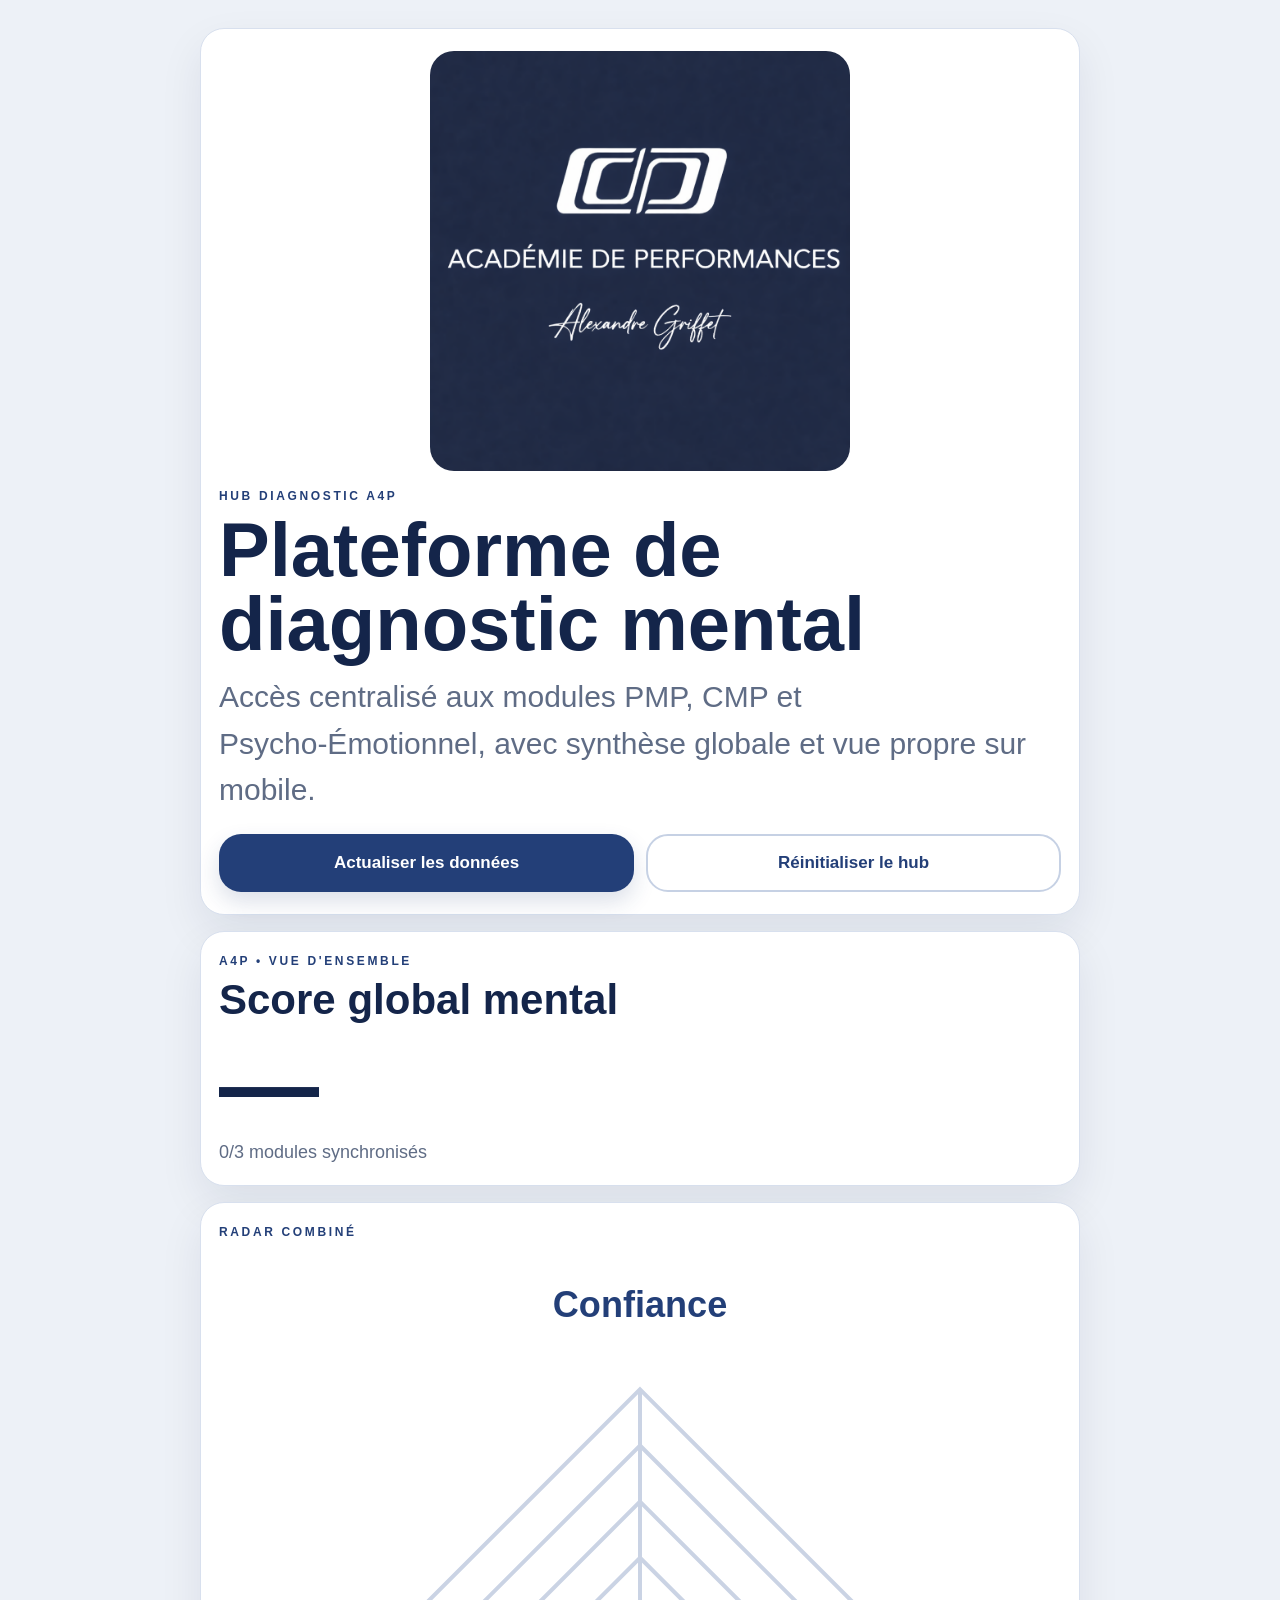
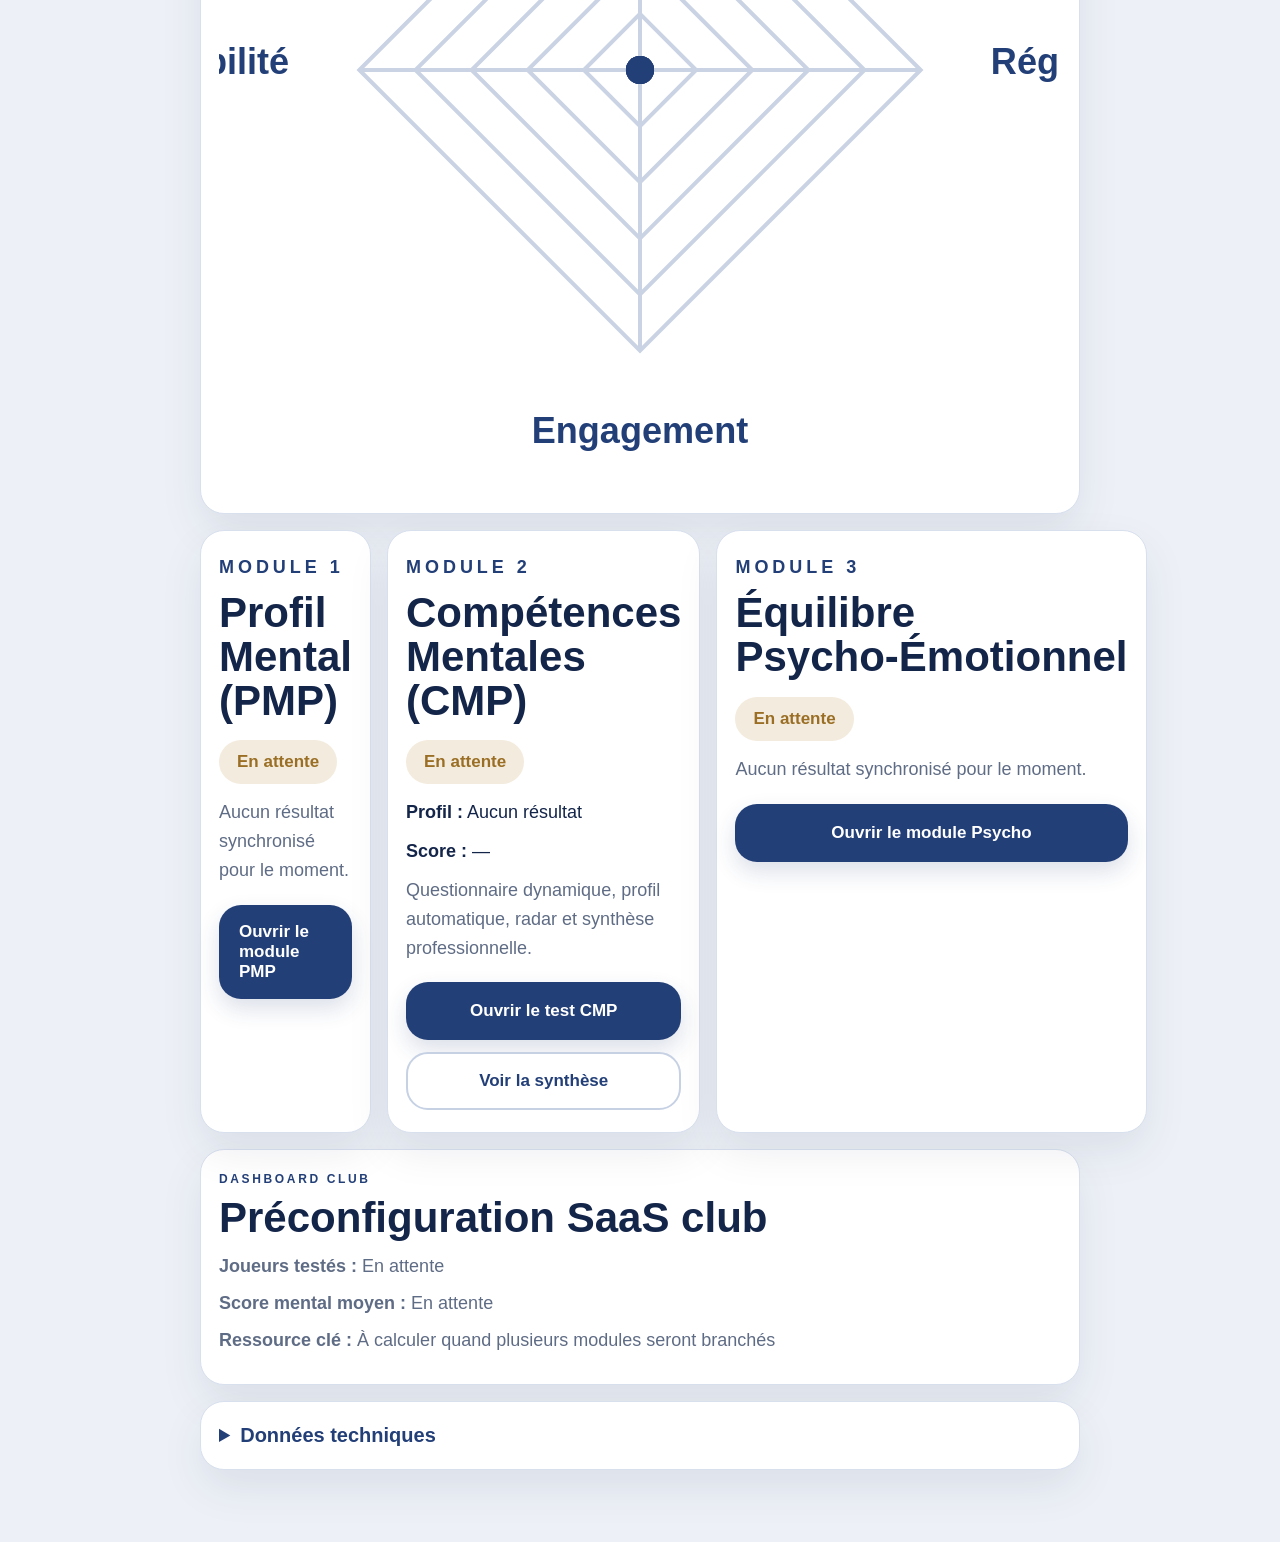
<file: index.html>
<!DOCTYPE html>
<html lang="fr">
<head>
  <meta charset="UTF-8" />
  <meta name="viewport" content="width=device-width, initial-scale=1.0" />
  <title>Diagnostic mental A4P</title>
  <link rel="stylesheet" href="css/styles.css" />
</head>
<body>
  <main class="page">
    <section class="hero card">
      <img class="hero-logo" src="assets/logo-a4p.png" alt="Académie de Performances A4P" />
      <p class="eyebrow">Hub diagnostic A4P</p>
      <h1>Plateforme de diagnostic mental</h1>
      <p class="lead">Accès centralisé aux modules PMP, CMP et Psycho-Émotionnel, avec synthèse globale et vue propre sur mobile.</p>
      <div class="hero-actions">
        <button id="btn-refresh" class="btn">Actualiser les données</button>
        <button id="btn-reset" class="btn btn-secondary">Réinitialiser le hub</button>
      </div>
    </section>

    <section class="card score-card">
      <p class="eyebrow">A4P • Vue d'ensemble</p>
      <div class="score-row">
        <div>
          <h2>Score global mental</h2>
          <div id="global-score" class="big-score">—</div>
          <p id="global-subtitle" class="muted">Aucun module synchronisé</p>
        </div>
      </div>
    </section>

    <section class="card">
      <p class="eyebrow">Radar combiné</p>
      <div class="radar-wrap">
        <svg id="radar-svg" viewBox="0 0 420 420" class="radar" aria-label="Radar global">
          <g id="radar-grid"></g>
          <polygon id="radar-shape" points="" class="radar-shape"></polygon>
          <polyline id="radar-outline" points="" class="radar-outline"></polyline>
          <g id="radar-points"></g>
          <g id="radar-labels"></g>
        </svg>
      </div>
    </section>

    <section class="modules-grid">
      <article class="card module-card" id="card-pmp">
        <p class="eyebrow">Module 1</p>
        <h2>Profil Mental (PMP)</h2>
        <div id="pmp-status" class="status-pill status-pending">En attente</div>
        <p id="pmp-summary" class="muted">Aucun résultat synchronisé pour le moment.</p>
        <div class="module-actions">
          <a class="btn" id="pmp-link" href="pmp/index.html">Ouvrir le module PMP</a>
        </div>
      </article>

      <article class="card module-card" id="card-cmp">
        <p class="eyebrow">Module 2</p>
        <h2>Compétences Mentales (CMP)</h2>
        <div id="cmp-status" class="status-pill status-pending">En attente</div>
        <p><strong>Profil :</strong> <span id="cmp-profile">Aucun résultat</span></p>
        <p><strong>Score :</strong> <span id="cmp-score">—</span></p>
        <p id="cmp-summary" class="muted">Questionnaire dynamique, profil automatique, radar et synthèse professionnelle.</p>
        <div class="module-actions">
          <a class="btn" id="cmp-link" href="cmp/index.html">Ouvrir le test CMP</a>
          <a class="btn btn-secondary" id="cmp-results-link" href="https://alexandregriffet-cmd.github.io/CMP-A4P-ACADEMIE-DE-PERFORMANCES-/resultats.html">Voir la synthèse</a>
        </div>
      </article>

      <article class="card module-card" id="card-psycho">
        <p class="eyebrow">Module 3</p>
        <h2>Équilibre Psycho-Émotionnel</h2>
        <div id="psycho-status" class="status-pill status-pending">En attente</div>
        <p id="psycho-summary" class="muted">Aucun résultat synchronisé pour le moment.</p>
        <div class="module-actions">
          <a class="btn" id="psycho-link" href="psycho/index.html">Ouvrir le module Psycho</a>
        </div>
      </article>
    </section>

    <section class="card">
      <p class="eyebrow">Dashboard club</p>
      <h2>Préconfiguration SaaS club</h2>
      <div class="kv-list">
        <p><strong>Joueurs testés :</strong> <span id="club-count">En attente</span></p>
        <p><strong>Score mental moyen :</strong> <span id="club-score">En attente</span></p>
        <p><strong>Ressource clé :</strong> <span id="club-resource">À calculer quand plusieurs modules seront branchés</span></p>
      </div>
    </section>

    <details class="card tech-details">
      <summary>Données techniques</summary>
      <pre id="json-output">{}</pre>
    </details>
  </main>

  <script src="js/config.js"></script>
  <script src="js/hub.js"></script>
</body>
</html>
</file>
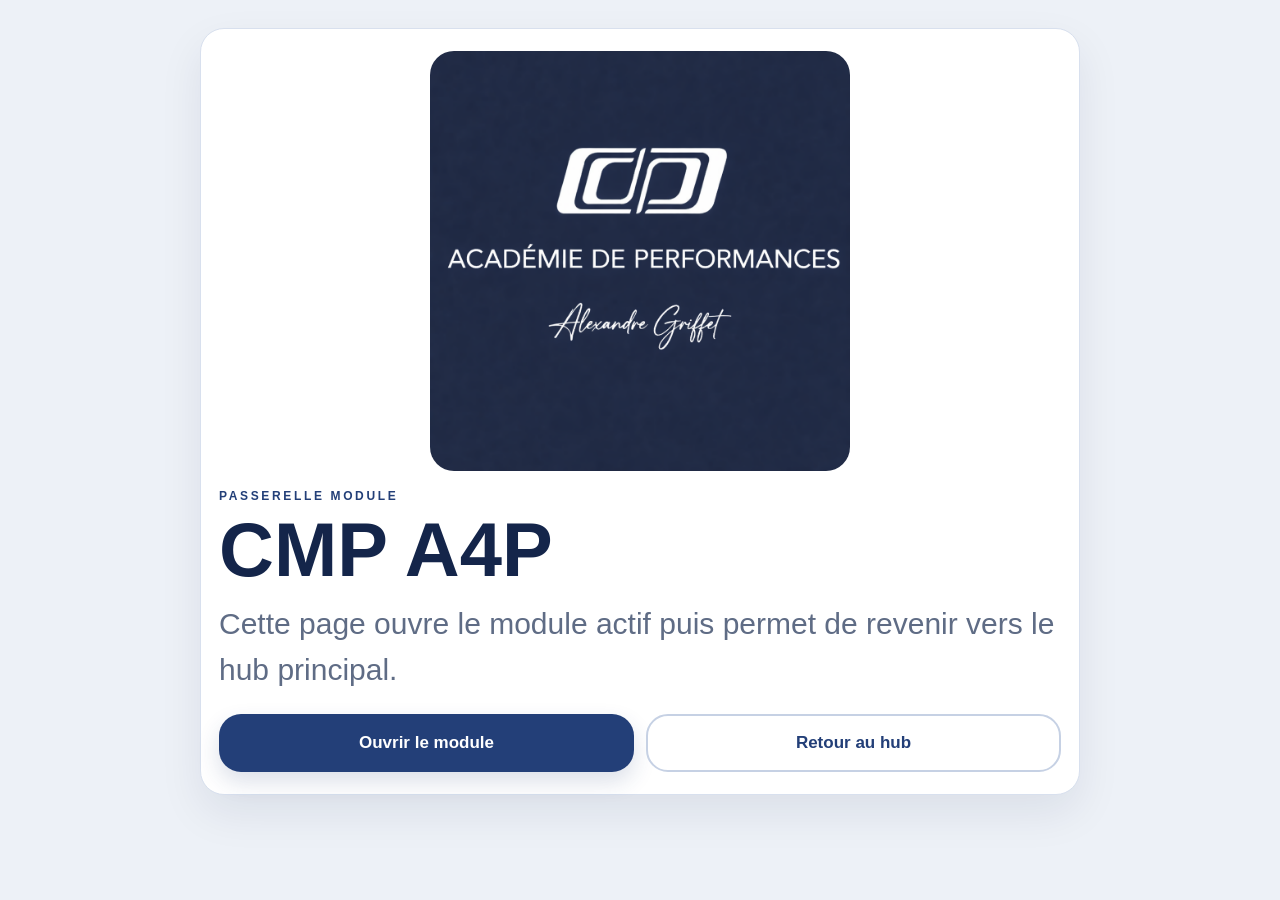
<file: cmp/index.html>
<!DOCTYPE html>
<html lang="fr">
<head>
  <meta charset="UTF-8" />
  <meta name="viewport" content="width=device-width, initial-scale=1.0" />
  <title>CMP | A4P</title>
  <link rel="stylesheet" href="../css/styles.css" />
</head>
<body>
  <main class="page">
    <section class="card hero">
      <img class="hero-logo" src="../assets/logo-a4p.png" alt="Académie de Performances A4P" />
      <p class="eyebrow">Passerelle module</p>
      <h1>CMP A4P</h1>
      <p class="lead">Cette page ouvre le module actif puis permet de revenir vers le hub principal.</p>
      <div class="module-actions">
        <a class="btn" id="open-module" href="#">Ouvrir le module</a>
        <a class="btn btn-secondary" href="../index.html">Retour au hub</a>
      </div>
    </section>
  </main>
  <script src="../js/config.js"></script>
  <script>
    const links = window.A4P_CONFIG.links;
    const map = { cmp: links.cmp, pmp: links.pmp, psycho: links.psycho };
    document.getElementById('open-module').href = map['cmp'];
  </script>
</body>
</html>
</file>
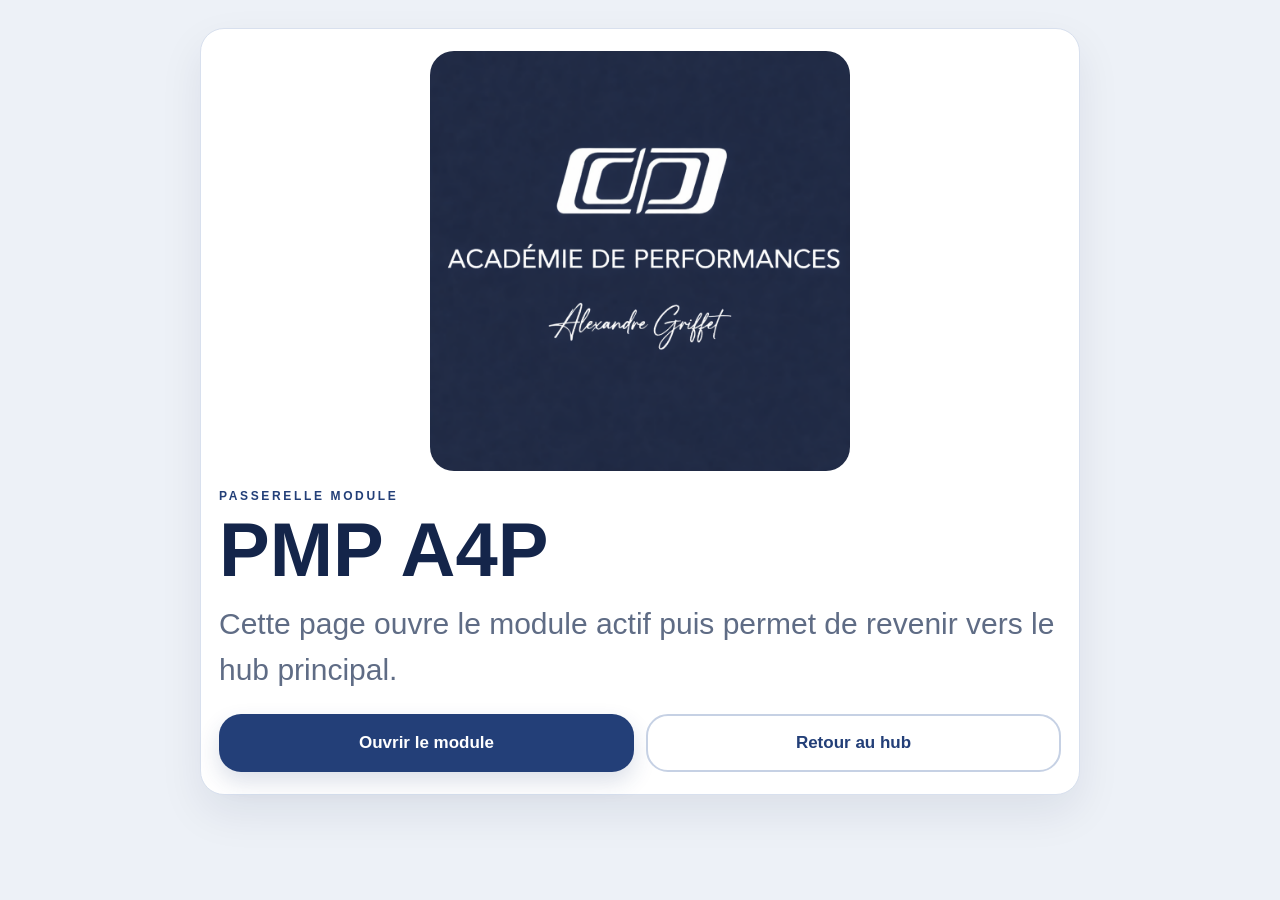
<file: pmp/index.html>
<!DOCTYPE html>
<html lang="fr">
<head>
  <meta charset="UTF-8" />
  <meta name="viewport" content="width=device-width, initial-scale=1.0" />
  <title>PMP | A4P</title>
  <link rel="stylesheet" href="../css/styles.css" />
</head>
<body>
  <main class="page">
    <section class="card hero">
      <img class="hero-logo" src="../assets/logo-a4p.png" alt="Académie de Performances A4P" />
      <p class="eyebrow">Passerelle module</p>
      <h1>PMP A4P</h1>
      <p class="lead">Cette page ouvre le module actif puis permet de revenir vers le hub principal.</p>
      <div class="module-actions">
        <a class="btn" id="open-module" href="#">Ouvrir le module</a>
        <a class="btn btn-secondary" href="../index.html">Retour au hub</a>
      </div>
    </section>
  </main>
  <script src="../js/config.js"></script>
  <script>
    const links = window.A4P_CONFIG.links;
    const map = { cmp: links.cmp, pmp: links.pmp, psycho: links.psycho };
    document.getElementById('open-module').href = map['pmp'];
  </script>
</body>
</html>
</file>
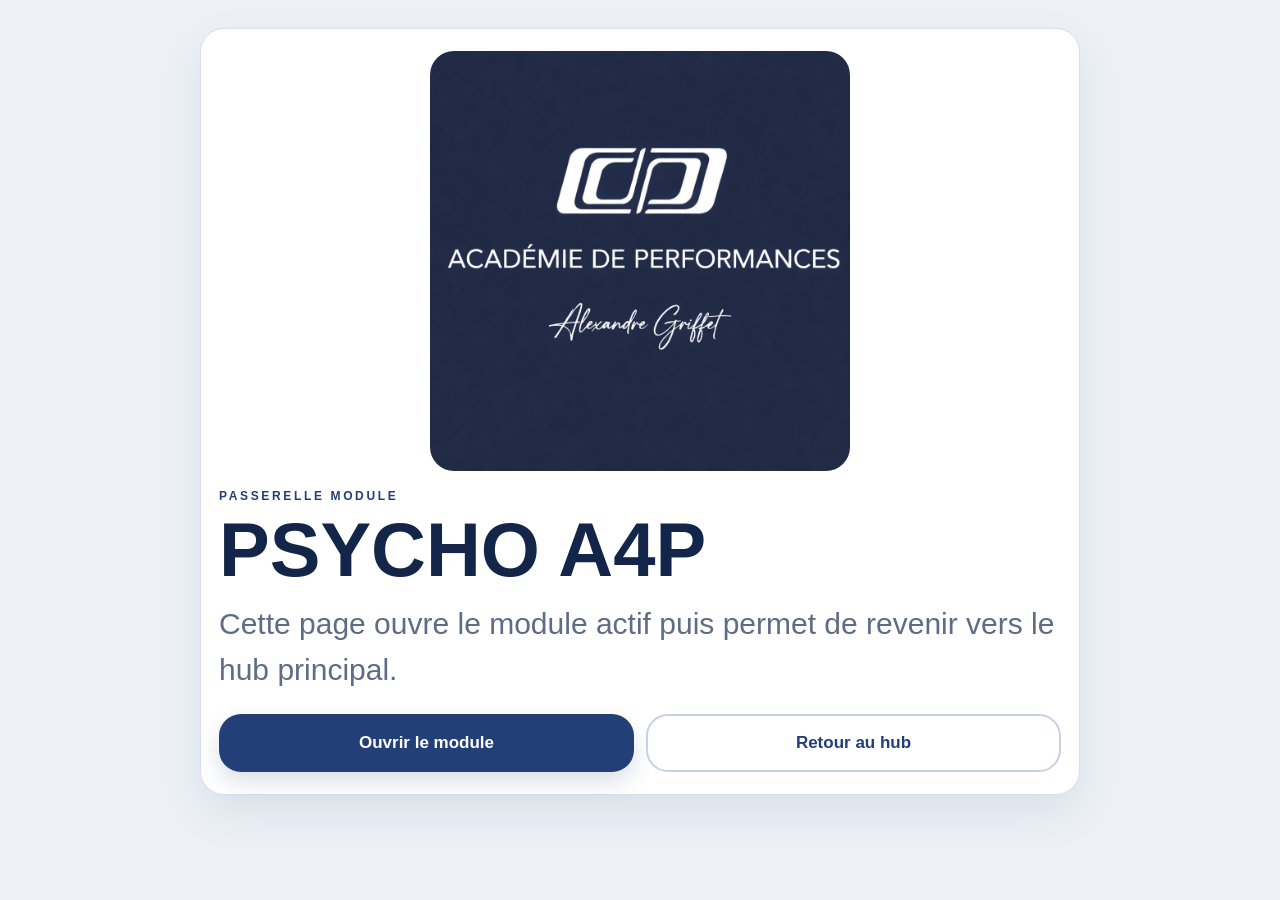
<file: psycho/index.html>
<!DOCTYPE html>
<html lang="fr">
<head>
  <meta charset="UTF-8" />
  <meta name="viewport" content="width=device-width, initial-scale=1.0" />
  <title>PSYCHO | A4P</title>
  <link rel="stylesheet" href="../css/styles.css" />
</head>
<body>
  <main class="page">
    <section class="card hero">
      <img class="hero-logo" src="../assets/logo-a4p.png" alt="Académie de Performances A4P" />
      <p class="eyebrow">Passerelle module</p>
      <h1>PSYCHO A4P</h1>
      <p class="lead">Cette page ouvre le module actif puis permet de revenir vers le hub principal.</p>
      <div class="module-actions">
        <a class="btn" id="open-module" href="#">Ouvrir le module</a>
        <a class="btn btn-secondary" href="../index.html">Retour au hub</a>
      </div>
    </section>
  </main>
  <script src="../js/config.js"></script>
  <script>
    const links = window.A4P_CONFIG.links;
    const map = { cmp: links.cmp, pmp: links.pmp, psycho: links.psycho };
    document.getElementById('open-module').href = map['psycho'];
  </script>
</body>
</html>
</file>
<file: css/styles.css>
:root{
  --bg:#edf1f7;
  --card:#ffffff;
  --text:#14254a;
  --muted:#5f6c85;
  --primary:#233f78;
  --primary-2:#3459a2;
  --border:#d8e0ee;
  --shadow:0 18px 44px rgba(16,31,67,.08);
  --success-bg:#e7f3e8;
  --success:#2d6a3a;
  --pending-bg:#f3ebdd;
  --pending:#9a6f25;
  --radius:24px;
}
*{box-sizing:border-box}
html,body{margin:0;padding:0}
body{
  font-family:-apple-system,BlinkMacSystemFont,"Segoe UI",Roboto,Helvetica,Arial,sans-serif;
  background:var(--bg);
  color:var(--text);
}
.page{
  width:min(100%, 920px);
  margin:0 auto;
  padding:20px 14px 42px;
}
.card{
  background:var(--card);
  border:1px solid var(--border);
  border-radius:var(--radius);
  box-shadow:var(--shadow);
  padding:22px 18px;
  margin-bottom:16px;
}
.hero-logo{
  width:100%;
  max-width:420px;
  display:block;
  margin:0 auto 18px;
  border-radius:24px;
}
.eyebrow{
  margin:0 0 10px;
  color:var(--primary);
  text-transform:uppercase;
  letter-spacing:.22em;
  font-size:12px;
  font-weight:800;
}
h1{
  margin:0 0 14px;
  font-size:clamp(42px, 10vw, 76px);
  line-height:.97;
}
h2{
  margin:0 0 12px;
  font-size:clamp(28px, 6vw, 42px);
  line-height:1.04;
}
.lead,.muted,.kv-list p, pre{
  color:var(--muted);
}
.lead{
  font-size:clamp(20px, 4.8vw, 30px);
  line-height:1.55;
  margin:0;
}
.hero-actions,.module-actions{
  display:flex;
  gap:12px;
  flex-wrap:wrap;
  margin-top:20px;
}
.btn{
  appearance:none;
  border:none;
  text-decoration:none;
  background:var(--primary);
  color:#fff;
  padding:17px 20px;
  border-radius:22px;
  font-weight:800;
  font-size:17px;
  display:inline-flex;
  justify-content:center;
  align-items:center;
  min-height:58px;
  flex:1 1 220px;
  box-shadow:0 10px 22px rgba(35,63,120,.16);
}
.btn:hover{background:var(--primary-2)}
.btn-secondary{
  background:#fff;
  color:var(--primary);
  border:2px solid #c6d1e4;
  box-shadow:none;
}
.big-score{
  font-size:clamp(64px, 14vw, 100px);
  font-weight:900;
  line-height:1;
  margin:10px 0 8px;
}
.score-card .muted{font-size:18px;margin:0}
.modules-grid{display:grid;grid-template-columns:1fr;gap:16px}
.status-pill{
  display:inline-flex;
  align-items:center;
  border-radius:999px;
  padding:12px 18px;
  font-weight:800;
  margin:6px 0 14px;
  font-size:17px;
}
.status-sync{background:var(--success-bg);color:var(--success)}
.status-pending{background:var(--pending-bg);color:var(--pending)}
.module-card p{
  margin:0 0 10px;
  font-size:18px;
  line-height:1.6;
}
.radar-wrap{overflow:hidden}
.radar{
  width:100%;
  height:auto;
  display:block;
}
.radar-shape{
  fill:rgba(35,63,120,.14);
}
.radar-outline{
  fill:none;
  stroke:var(--primary);
  stroke-width:5;
  stroke-linejoin:round;
}
.radar-grid-line{fill:none;stroke:#cad3e4;stroke-width:2}
.radar-axis{stroke:#cad3e4;stroke-width:2}
.radar-point{fill:var(--primary)}
.radar-label{fill:var(--primary);font-size:18px;font-weight:700}
.kv-list p{font-size:18px;line-height:1.6;margin:8px 0}
.tech-details summary{
  cursor:pointer;
  font-weight:800;
  color:var(--primary);
  font-size:20px;
}
#json-output{
  background:#10285b;
  color:#fff;
  border-radius:20px;
  padding:18px;
  overflow:auto;
  font-size:15px;
  line-height:1.6;
  white-space:pre-wrap;
  word-break:break-word;
}
@media (min-width:860px){
  .page{padding:28px 20px 56px}
  .modules-grid{grid-template-columns:repeat(3,1fr)}
}
</file>
